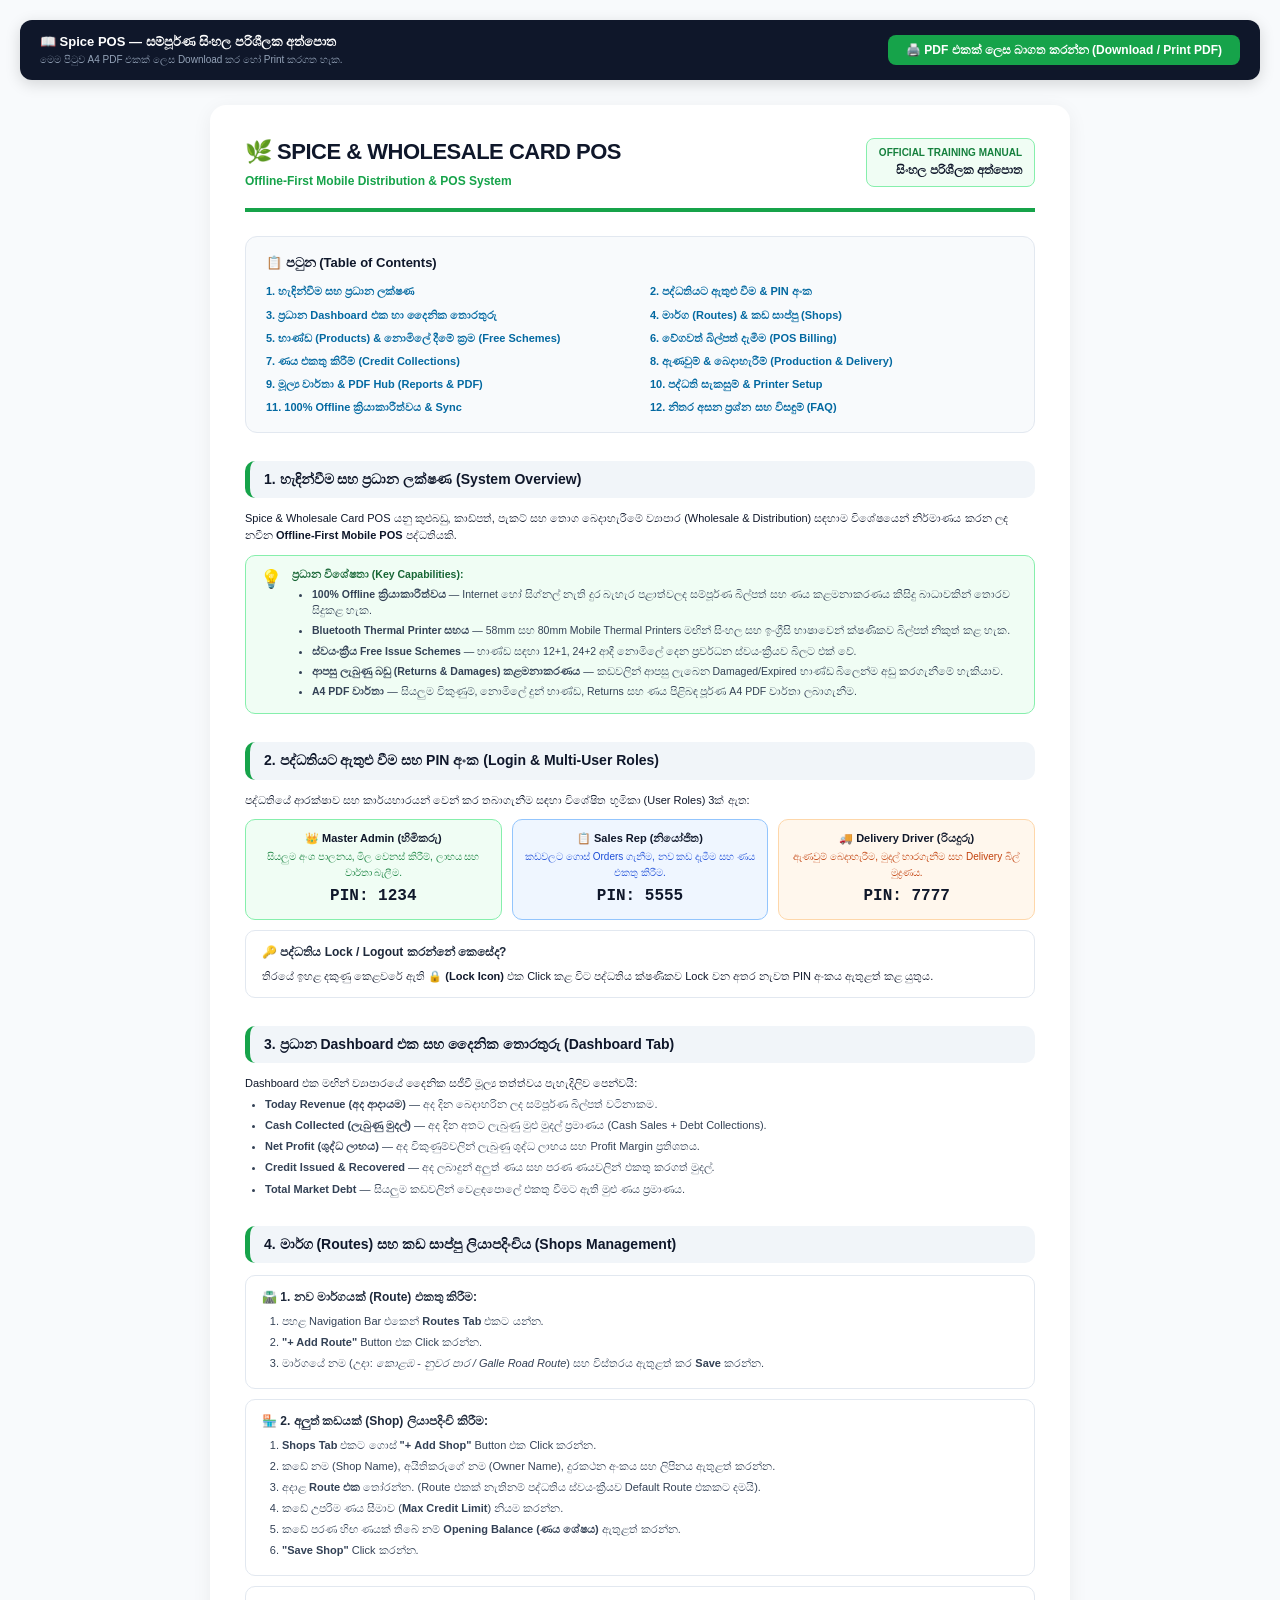
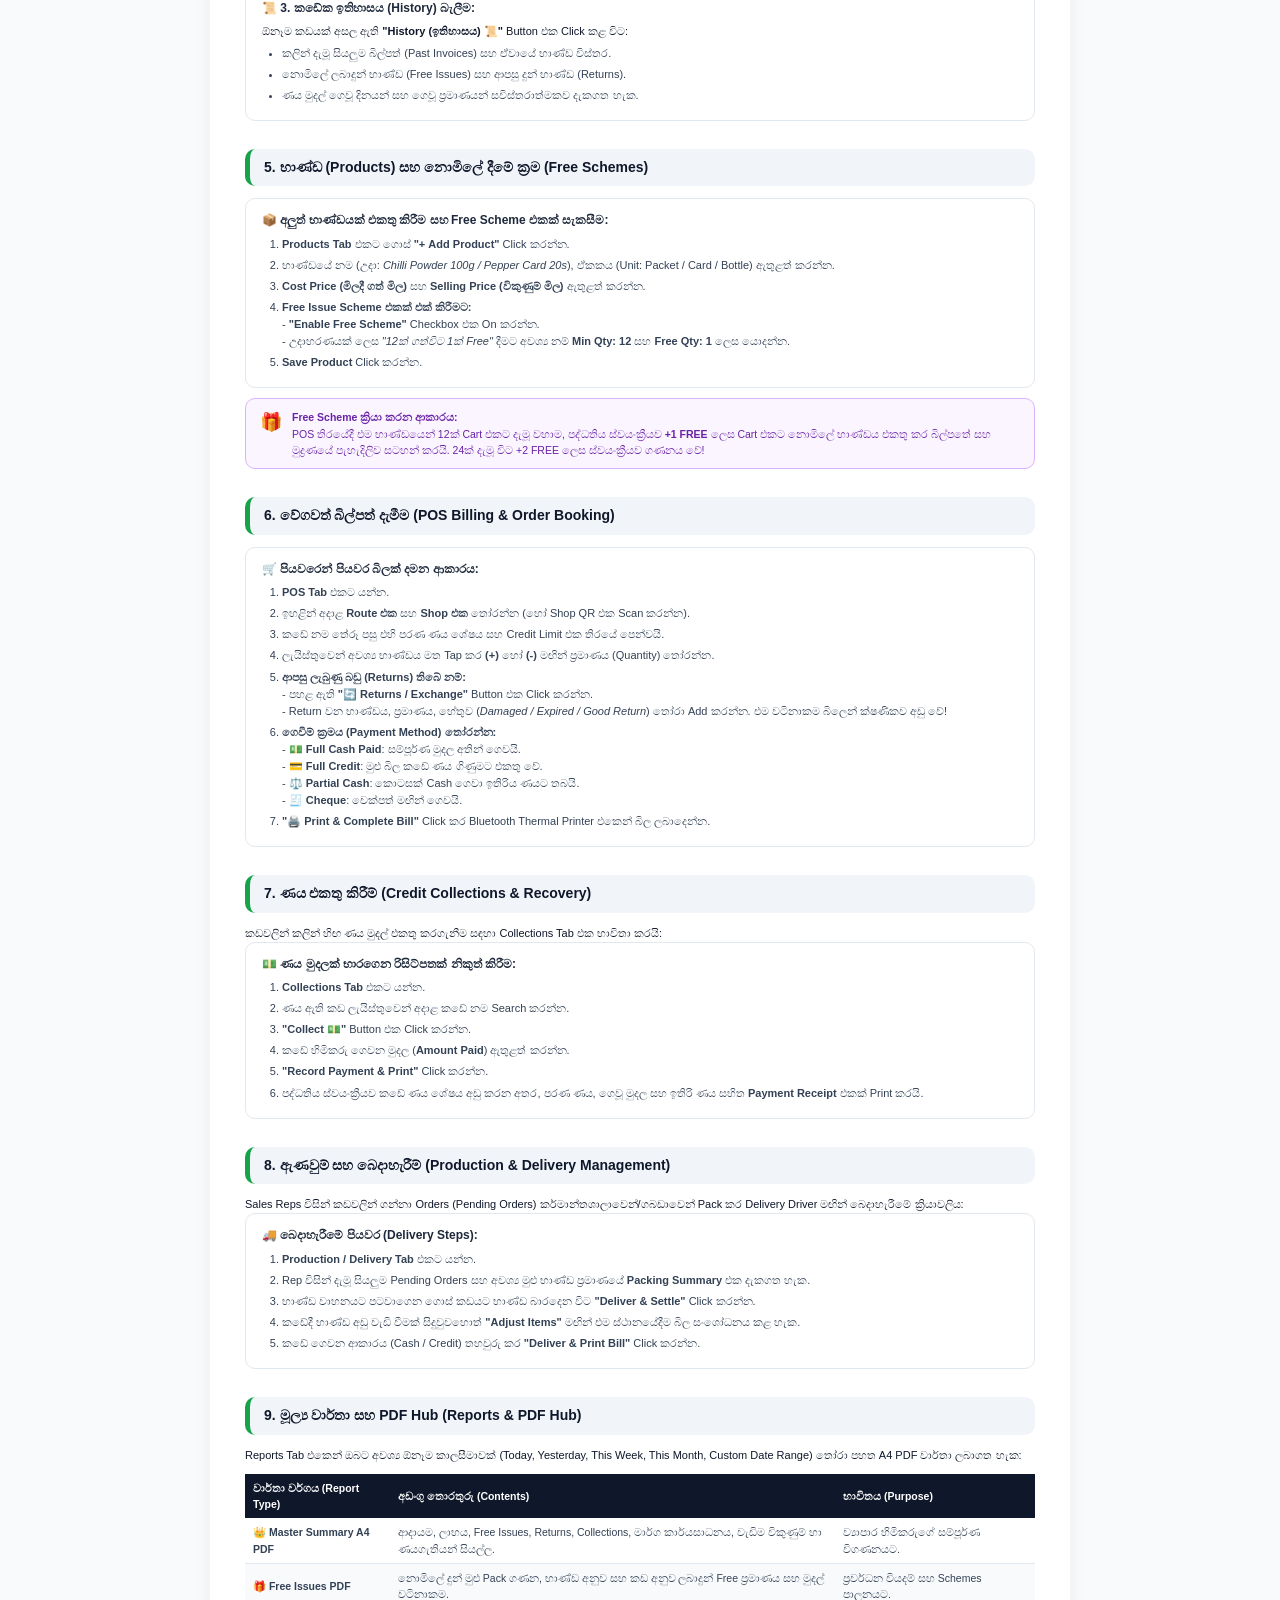
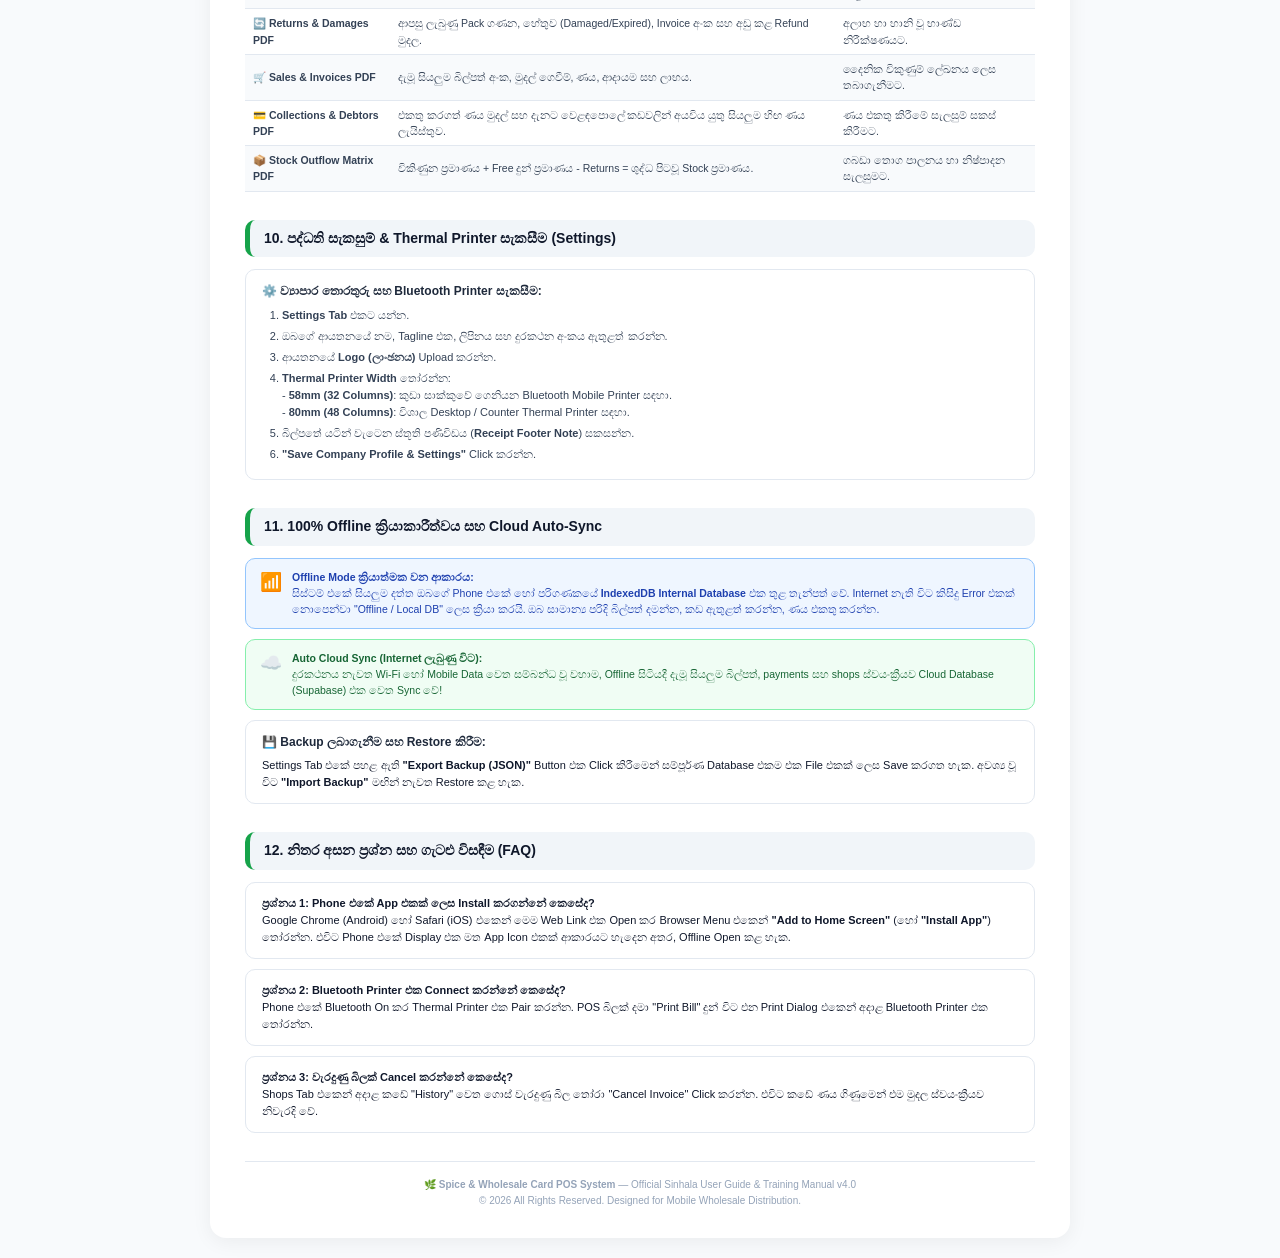
<file: guide.html>
<!DOCTYPE html>
<html lang="si">
<head>
  <meta charset="UTF-8" />
  <meta name="viewport" content="width=device-width, initial-scale=1.0" />
  <title>Spice POS — සම්පූර්ණ සිංහල පරිශීලක අත්පොත (User Manual & Training Guide)</title>
  <style>
    * { box-sizing: border-box; margin: 0; padding: 0; }
    @page {
      size: A4 portrait;
      margin: 15mm 12mm 15mm 12mm;
    }
    body {
      font-family: -apple-system, BlinkMacSystemFont, "Segoe UI", Roboto, "Noto Sans Sinhala", "Iskoola Pota", Arial, sans-serif;
      font-size: 11px;
      line-height: 1.55;
      color: #0f172a;
      background: #f8fafc;
      padding: 20px;
    }
    .container {
      max-width: 860px;
      margin: 0 auto;
      background: #ffffff;
      padding: 30px 35px;
      border-radius: 16px;
      box-shadow: 0 4px 20px rgba(0,0,0,0.06);
    }
    .no-print-bar {
      position: sticky;
      top: 10px;
      z-index: 1000;
      background: #0f172a;
      color: #ffffff;
      padding: 12px 20px;
      border-radius: 12px;
      display: flex;
      align-items: center;
      justify-content: space-between;
      margin-bottom: 25px;
      box-shadow: 0 4px 15px rgba(0,0,0,0.15);
    }
    .print-btn {
      background: #16a34a;
      color: #ffffff;
      border: none;
      padding: 8px 18px;
      font-size: 12px;
      font-weight: 800;
      border-radius: 8px;
      cursor: pointer;
      display: flex;
      align-items: center;
      gap: 6px;
      transition: all 0.2s;
    }
    .print-btn:hover { background: #15803d; transform: scale(1.02); }

    /* Cover / Header */
    .manual-header {
      border-bottom: 4px solid #16a34a;
      padding-bottom: 18px;
      margin-bottom: 24px;
      display: flex;
      align-items: center;
      justify-content: space-between;
    }
    .brand-title h1 {
      font-size: 22px;
      font-weight: 900;
      color: #0f172a;
      letter-spacing: -0.5px;
    }
    .brand-title p {
      font-size: 12px;
      color: #16a34a;
      font-weight: 700;
      margin-top: 3px;
    }
    .manual-badge {
      background: #f0fdf4;
      border: 1px solid #86efac;
      padding: 6px 12px;
      border-radius: 8px;
      text-align: right;
    }
    .manual-badge span {
      font-size: 10px;
      font-weight: 800;
      color: #15803d;
      text-transform: uppercase;
      display: block;
    }
    .manual-badge strong {
      font-size: 12px;
      color: #0f172a;
    }

    /* Table of Contents */
    .toc-box {
      background: #f8fafc;
      border: 1px solid #e2e8f0;
      border-radius: 12px;
      padding: 16px 20px;
      margin-bottom: 28px;
    }
    .toc-title {
      font-size: 13px;
      font-weight: 800;
      color: #0f172a;
      margin-bottom: 10px;
      display: flex;
      align-items: center;
      gap: 6px;
    }
    .toc-grid {
      display: grid;
      grid-template-columns: 1fr 1fr;
      gap: 6px 20px;
      font-size: 11px;
    }
    .toc-grid a {
      color: #0369a1;
      text-decoration: none;
      font-weight: 600;
    }
    .toc-grid a:hover { text-decoration: underline; color: #0284c7; }

    /* Sections */
    .section-block {
      margin-bottom: 28px;
      page-break-inside: avoid;
    }
    .section-head {
      display: flex;
      align-items: center;
      gap: 10px;
      background: #f1f5f9;
      padding: 8px 14px;
      border-radius: 10px;
      border-left: 5px solid #16a34a;
      margin-bottom: 12px;
    }
    .section-head h2 {
      font-size: 14px;
      font-weight: 800;
      color: #0f172a;
    }
    .step-card {
      background: #ffffff;
      border: 1px solid #e2e8f0;
      border-radius: 10px;
      padding: 12px 16px;
      margin-bottom: 10px;
    }
    .step-title {
      font-size: 12px;
      font-weight: 800;
      color: #1e293b;
      margin-bottom: 6px;
      display: flex;
      align-items: center;
      gap: 6px;
    }
    ul, ol {
      padding-left: 20px;
      margin-top: 4px;
      margin-bottom: 4px;
    }
    li {
      margin-bottom: 4px;
      color: #334155;
    }

    /* Badges & Alerts */
    .alert-box {
      border-radius: 10px;
      padding: 10px 14px;
      margin: 10px 0;
      font-size: 10.5px;
      display: flex;
      gap: 10px;
      align-items: flex-start;
    }
    .alert-green { background: #f0fdf4; border: 1px solid #86efac; color: #166534; }
    .alert-blue  { background: #eff6ff; border: 1px solid #93c5fd; color: #1e40af; }
    .alert-amber { background: #fffbeb; border: 1px solid #fcd34d; color: #92400e; }
    .alert-purple { background: #faf5ff; border: 1px solid #d8b4fe; color: #6b21a8; }

    .role-grid {
      display: grid;
      grid-template-columns: repeat(3, 1fr);
      gap: 10px;
      margin: 10px 0;
    }
    .role-card {
      border-radius: 10px;
      padding: 10px 12px;
      border: 1px solid #e2e8f0;
      background: #f8fafc;
      text-align: center;
    }
    .role-card.admin { border-color: #86efac; background: #f0fdf4; }
    .role-card.rep   { border-color: #93c5fd; background: #eff6ff; }
    .role-card.driver { border-color: #fed7aa; background: #fff7ed; }
    .role-pin {
      font-family: monospace;
      font-size: 16px;
      font-weight: 900;
      display: block;
      margin-top: 4px;
      color: #0f172a;
    }

    table {
      width: 100%;
      border-collapse: collapse;
      font-size: 10.5px;
      margin: 10px 0;
    }
    thead th {
      background: #0f172a;
      color: #ffffff;
      padding: 6px 8px;
      text-align: left;
      font-weight: 700;
    }
    tbody td {
      padding: 6px 8px;
      border-bottom: 1px solid #e2e8f0;
      color: #334155;
    }
    tbody tr:nth-child(even) { background: #f8fafc; }

    .page-break {
      page-break-before: always;
    }

    @media print {
      body { background: #ffffff; padding: 0; }
      .container { max-width: 100%; box-shadow: none; padding: 0; }
      .no-print-bar { display: none !important; }
      .page-break { page-break-before: always; }
      -webkit-print-color-adjust: exact;
      print-color-adjust: exact;
    }
  </style>
</head>
<body>

  <!-- Top Floating Action Bar (Hidden during print) -->
  <div class="no-print-bar">
    <div>
      <span style="font-size: 13px; font-weight: 800;">📖 Spice POS — සම්පූර්ණ සිංහල පරිශීලක අත්පොත</span>
      <p style="font-size: 10px; color: #94a3b8;">මෙම පිටුව A4 PDF එකක් ලෙස Download කර හෝ Print කරගත හැක.</p>
    </div>
    <button onclick="window.print()" class="print-btn">
      🖨️ PDF එකක් ලෙස බාගත කරන්න (Download / Print PDF)
    </button>
  </div>

  <div class="container">

    <!-- ═══ HEADER / COVER ══════════════════════════════════════════════════ -->
    <div class="manual-header">
      <div class="brand-title">
        <h1>🌿 SPICE & WHOLESALE CARD POS</h1>
        <p>Offline-First Mobile Distribution & POS System</p>
      </div>
      <div class="manual-badge">
        <span>Official Training Manual</span>
        <strong>සිංහල පරිශීලක අත්පොත</strong>
      </div>
    </div>

    <!-- ═══ TABLE OF CONTENTS ══════════════════════════════════════════════ -->
    <div class="toc-box">
      <div class="toc-title">📋 පටුන (Table of Contents)</div>
      <div class="toc-grid">
        <a href="#sec-intro">1. හැඳින්වීම සහ ප්‍රධාන ලක්ෂණ</a>
        <a href="#sec-login">2. පද්ධතියට ඇතුළු වීම & PIN අංක</a>
        <a href="#sec-dashboard">3. ප්‍රධාන Dashboard එක හා දෛනික තොරතුරු</a>
        <a href="#sec-routes-shops">4. මාර්ග (Routes) & කඩ සාප්පු (Shops)</a>
        <a href="#sec-products">5. භාණ්ඩ (Products) & නොමිලේ දීමේ ක්‍රම (Free Schemes)</a>
        <a href="#sec-pos">6. වේගවත් බිල්පත් දැමීම (POS Billing)</a>
        <a href="#sec-collections">7. ණය එකතු කිරීම් (Credit Collections)</a>
        <a href="#sec-delivery">8. ඇණවුම් & බෙදාහැරීම් (Production & Delivery)</a>
        <a href="#sec-reports">9. මූල්‍ය වාර්තා & PDF Hub (Reports & PDF)</a>
        <a href="#sec-settings">10. පද්ධති සැකසුම් & Printer Setup</a>
        <a href="#sec-offline">11. 100% Offline ක්‍රියාකාරීත්වය & Sync</a>
        <a href="#sec-faq">12. නිතර අසන ප්‍රශ්න සහ විසඳුම් (FAQ)</a>
      </div>
    </div>

    <!-- ═══ 1. INTRODUCTION ════════════════════════════════════════════════ -->
    <div class="section-block" id="sec-intro">
      <div class="section-head">
        <h2>1. හැඳින්වීම සහ ප්‍රධාන ලක්ෂණ (System Overview)</h2>
      </div>
      <p>Spice & Wholesale Card POS යනු කුළුබඩු, කාඩ්පත්, පැකට් සහ තොග බෙදාහැරීමේ ව්‍යාපාර (Wholesale & Distribution) සඳහාම විශේෂයෙන් නිර්මාණය කරන ලද නවීන <strong>Offline-First Mobile POS</strong> පද්ධතියකි.</p>
      
      <div class="alert-box alert-green">
        <span style="font-size: 18px;">💡</span>
        <div>
          <strong>ප්‍රධාන විශේෂතා (Key Capabilities):</strong>
          <ul style="margin-top: 4px;">
            <li><strong>100% Offline ක්‍රියාකාරීත්වය</strong> — Internet හෝ සිග්නල් නැති දුර බැහැර පළාත්වලද සම්පූර්ණ බිල්පත් සහ ණය කළමනාකරණය කිසිදු බාධාවකින් තොරව සිදුකළ හැක.</li>
            <li><strong>Bluetooth Thermal Printer සහය</strong> — 58mm සහ 80mm Mobile Thermal Printers මඟින් සිංහල සහ ඉංග්‍රීසි භාෂාවෙන් ක්ෂණිකව බිල්පත් නිකුත් කළ හැක.</li>
            <li><strong>ස්වයංක්‍රීය Free Issue Schemes</strong> — භාණ්ඩ සඳහා 12+1, 24+2 ආදී නොමිලේ දෙන ප්‍රවර්ධන ස්වයංක්‍රීයව බිලට එක් වේ.</li>
            <li><strong>ආපසු ලැබුණු බඩු (Returns & Damages) කළමනාකරණය</strong> — කඩවලින් ආපසු ලැබෙන Damaged/Expired භාණ්ඩ බිලෙන්ම අඩු කරගැනීමේ හැකියාව.</li>
            <li><strong>A4 PDF වාර්තා</strong> — සියලුම විකුණුම්, නොමිලේ දුන් භාණ්ඩ, Returns සහ ණය පිළිබඳ පූර්ණ A4 PDF වාර්තා ලබාගැනීම.</li>
          </ul>
        </div>
      </div>
    </div>

    <!-- ═══ 2. LOGIN & USER ROLES ═══════════════════════════════════════════ -->
    <div class="section-block" id="sec-login">
      <div class="section-head">
        <h2>2. පද්ධතියට ඇතුළු වීම සහ PIN අංක (Login & Multi-User Roles)</h2>
      </div>
      <p>පද්ධතියේ ආරක්ෂාව සහ කාර්යභාරයන් වෙන් කර තබාගැනීම සඳහා විශේෂිත භූමිකා (User Roles) 3ක් ඇත:</p>

      <div class="role-grid">
        <div class="role-card admin">
          <strong>👑 Master Admin (හිමිකරු)</strong>
          <p style="font-size:10px; color:#15803d; margin-top:2px;">සියලුම අංශ පාලනය, මිල වෙනස් කිරීම්, ලාභය සහ වාර්තා බැලීම.</p>
          <span class="role-pin">PIN: 1234</span>
        </div>
        <div class="role-card rep">
          <strong>📋 Sales Rep (නියෝජිත)</strong>
          <p style="font-size:10px; color:#1d4ed8; margin-top:2px;">කඩවලට ගොස් Orders ගැනීම, නව කඩ දැමීම සහ ණය එකතු කිරීම.</p>
          <span class="role-pin">PIN: 5555</span>
        </div>
        <div class="role-card driver">
          <strong>🚚 Delivery Driver (රියදුරු)</strong>
          <p style="font-size:10px; color:#c2410c; margin-top:2px;">ඇණවුම් බෙදාහැරීම, මුදල් භාරගැනීම සහ Delivery බිල් මුද්‍රණය.</p>
          <span class="role-pin">PIN: 7777</span>
        </div>
      </div>

      <div class="step-card">
        <div class="step-title">🔑 පද්ධතිය Lock / Logout කරන්නේ කෙසේද?</div>
        <p>තිරයේ ඉහළ දකුණු කෙළවරේ ඇති <strong>🔒 (Lock Icon)</strong> එක Click කළ විට පද්ධතිය ක්ෂණිකව Lock වන අතර නැවත PIN අංකය ඇතුළත් කළ යුතුය.</p>
      </div>
    </div>

    <!-- ═══ 3. DASHBOARD ════════════════════════════════════════════════════ -->
    <div class="section-block" id="sec-dashboard">
      <div class="section-head">
        <h2>3. ප්‍රධාන Dashboard එක සහ දෛනික තොරතුරු (Dashboard Tab)</h2>
      </div>
      <p>Dashboard එක මඟින් ව්‍යාපාරයේ දෛනික සජීවී මූල්‍ය තත්ත්වය පැහැදිලිව පෙන්වයි:</p>
      <ul>
        <li><strong>Today Revenue (අද ආදායම)</strong> — අද දින බෙදාහරින ලද සම්පූර්ණ බිල්පත් වටිනාකම.</li>
        <li><strong>Cash Collected (ලැබුණු මුදල්)</strong> — අද දින අතට ලැබුණු මුළු මුදල් ප්‍රමාණය (Cash Sales + Debt Collections).</li>
        <li><strong>Net Profit (ශුද්ධ ලාභය)</strong> — අද විකුණුම්වලින් ලැබුණු ශුද්ධ ලාභය සහ Profit Margin ප්‍රතිශතය.</li>
        <li><strong>Credit Issued & Recovered</strong> — අද ලබාදුන් අලුත් ණය සහ පරණ ණයවලින් එකතු කරගත් මුදල්.</li>
        <li><strong>Total Market Debt</strong> — සියලුම කඩවලින් වෙළඳපොලේ එකතු වීමට ඇති මුළු ණය ප්‍රමාණය.</li>
      </ul>
    </div>

    <div class="page-break"></div>

    <!-- ═══ 4. ROUTES & SHOPS ═══════════════════════════════════════════════ -->
    <div class="section-block" id="sec-routes-shops">
      <div class="section-head">
        <h2>4. මාර්ග (Routes) සහ කඩ සාප්පු ලියාපදිංචිය (Shops Management)</h2>
      </div>

      <div class="step-card">
        <div class="step-title">🛣️ 1. නව මාර්ගයක් (Route) එකතු කිරීම:</div>
        <ol>
          <li>පහළ Navigation Bar එකෙන් <strong>Routes Tab</strong> එකට යන්න.</li>
          <li><strong>"+ Add Route"</strong> Button එක Click කරන්න.</li>
          <li>මාර්ගයේ නම (උදා: <em>කොළඹ - නුවර පාර / Galle Road Route</em>) සහ විස්තරය ඇතුළත් කර <strong>Save</strong> කරන්න.</li>
        </ol>
      </div>

      <div class="step-card">
        <div class="step-title">🏪 2. අලුත් කඩයක් (Shop) ලියාපදිංචි කිරීම:</div>
        <ol>
          <li><strong>Shops Tab</strong> එකට ගොස් <strong>"+ Add Shop"</strong> Button එක Click කරන්න.</li>
          <li>කඩේ නම (Shop Name), අයිතිකරුගේ නම (Owner Name), දුරකථන අංකය සහ ලිපිනය ඇතුළත් කරන්න.</li>
          <li>අදාළ <strong>Route එක</strong> තෝරන්න. (Route එකක් නැතිනම් පද්ධතිය ස්වයංක්‍රීයව Default Route එකකට දමයි).</li>
          <li>කඩේ උපරිම ණය සීමාව (<strong>Max Credit Limit</strong>) නියම කරන්න.</li>
          <li>කඩේ පරණ හිඟ ණයක් තිබේ නම් <strong>Opening Balance (ණය ශේෂය)</strong> ඇතුළත් කරන්න.</li>
          <li><strong>"Save Shop"</strong> Click කරන්න.</li>
        </ol>
      </div>

      <div class="step-card">
        <div class="step-title">📜 3. කඩේක ඉතිහාසය (History) බැලීම:</div>
        <p>ඕනෑම කඩයක් අසල ඇති <strong>"History (ඉතිහාසය) 📜"</strong> Button එක Click කළ විට:</p>
        <ul>
          <li>කලින් දැමූ සියලුම බිල්පත් (Past Invoices) සහ ඒවායේ භාණ්ඩ විස්තර.</li>
          <li>නොමිලේ ලබාදුන් භාණ්ඩ (Free Issues) සහ ආපසු දුන් භාණ්ඩ (Returns).</li>
          <li>ණය මුදල් ගෙවූ දිනයන් සහ ගෙවූ ප්‍රමාණයන් සවිස්තරාත්මකව දැකගත හැක.</li>
        </ul>
      </div>
    </div>

    <!-- ═══ 5. PRODUCTS & FREE SCHEMES ══════════════════════════════════════ -->
    <div class="section-block" id="sec-products">
      <div class="section-head">
        <h2>5. භාණ්ඩ (Products) සහ නොමිලේ දීමේ ක්‍රම (Free Schemes)</h2>
      </div>

      <div class="step-card">
        <div class="step-title">📦 අලුත් භාණ්ඩයක් එකතු කිරීම සහ Free Scheme එකක් සැකසීම:</div>
        <ol>
          <li><strong>Products Tab</strong> එකට ගොස් <strong>"+ Add Product"</strong> Click කරන්න.</li>
          <li>භාණ්ඩයේ නම (උදා: <em>Chilli Powder 100g / Pepper Card 20s</em>), ඒකකය (Unit: Packet / Card / Bottle) ඇතුළත් කරන්න.</li>
          <li><strong>Cost Price (මිලදී ගත් මිල)</strong> සහ <strong>Selling Price (විකුණුම් මිල)</strong> ඇතුළත් කරන්න.</li>
          <li><strong>Free Issue Scheme එකක් එක් කිරීමට:</strong>
            <br/>- <strong>"Enable Free Scheme"</strong> Checkbox එක On කරන්න.
            <br/>- උදාහරණයක් ලෙස <em>"12ක් ගත්විට 1ක් Free"</em> දීමට අවශ්‍ය නම් <strong>Min Qty: 12</strong> සහ <strong>Free Qty: 1</strong> ලෙස යොදන්න.
          </li>
          <li><strong>Save Product</strong> Click කරන්න.</li>
        </ol>
      </div>

      <div class="alert-box alert-purple">
        <span style="font-size: 18px;">🎁</span>
        <div>
          <strong>Free Scheme ක්‍රියා කරන ආකාරය:</strong>
          <p>POS තිරයේදී එම භාණ්ඩයෙන් 12ක් Cart එකට දැමූ වහාම, පද්ධතිය ස්වයංක්‍රීයව <strong>+1 FREE</strong> ලෙස Cart එකට නොමිලේ භාණ්ඩය එකතු කර බිල්පතේ සහ මුද්‍රණයේ පැහැදිලිව සටහන් කරයි. 24ක් දැමූ විට +2 FREE ලෙස ස්වයංක්‍රීයව ගණනය වේ!</p>
        </div>
      </div>
    </div>

    <!-- ═══ 6. POS BILLING ══════════════════════════════════════════════════ -->
    <div class="section-block" id="sec-pos">
      <div class="section-head">
        <h2>6. වේගවත් බිල්පත් දැමීම (POS Billing & Order Booking)</h2>
      </div>

      <div class="step-card">
        <div class="step-title">🛒 පියවරෙන් පියවර බිලක් දමන ආකාරය:</div>
        <ol>
          <li><strong>POS Tab</strong> එකට යන්න.</li>
          <li>ඉහළින් අදාළ <strong>Route එක</strong> සහ <strong>Shop එක</strong> තෝරන්න (හෝ Shop QR එක Scan කරන්න).</li>
          <li>කඩේ නම තේරූ පසු එහි පරණ ණය ශේෂය සහ Credit Limit එක තිරයේ පෙන්වයි.</li>
          <li>ලැයිස්තුවෙන් අවශ්‍ය භාණ්ඩය මත Tap කර <strong>(+)</strong> හෝ <strong>(-)</strong> මඟින් ප්‍රමාණය (Quantity) තෝරන්න.</li>
          <li><strong>ආපසු ලැබුණු බඩු (Returns) තිබේ නම්:</strong>
            <br/>- පහළ ඇති <strong>"🔄 Returns / Exchange"</strong> Button එක Click කරන්න.
            <br/>- Return වන භාණ්ඩය, ප්‍රමාණය, හේතුව (<em>Damaged / Expired / Good Return</em>) තෝරා Add කරන්න. එම වටිනාකම බිලෙන් ක්ෂණිකව අඩු වේ!
          </li>
          <li><strong>ගෙවීම් ක්‍රමය (Payment Method) තෝරන්න:</strong>
            <br/>- 💵 <strong>Full Cash Paid</strong>: සම්පූර්ණ මුදල අතින් ගෙවයි.
            <br/>- 💳 <strong>Full Credit</strong>: මුළු බිල කඩේ ණය ගිණුමට එකතු වේ.
            <br/>- ⚖️ <strong>Partial Cash</strong>: කොටසක් Cash ගෙවා ඉතිරිය ණයට තබයි.
            <br/>- 🧾 <strong>Cheque</strong>: චෙක්පත් මඟින් ගෙවයි.
          </li>
          <li><strong>"🖨️ Print & Complete Bill"</strong> Click කර Bluetooth Thermal Printer එකෙන් බිල ලබාදෙන්න.</li>
        </ol>
      </div>
    </div>

    <div class="page-break"></div>

    <!-- ═══ 7. COLLECTIONS ══════════════════════════════════════════════════ -->
    <div class="section-block" id="sec-collections">
      <div class="section-head">
        <h2>7. ණය එකතු කිරීම් (Credit Collections & Recovery)</h2>
      </div>
      <p>කඩවලින් කලින් හිඟ ණය මුදල් එකතු කරගැනීම සඳහා Collections Tab එක භාවිතා කරයි:</p>

      <div class="step-card">
        <div class="step-title">💵 ණය මුදලක් භාරගෙන රිසිට්පතක් නිකුත් කිරීම:</div>
        <ol>
          <li><strong>Collections Tab</strong> එකට යන්න.</li>
          <li>ණය ඇති කඩ ලැයිස්තුවෙන් අදාළ කඩේ නම Search කරන්න.</li>
          <li><strong>"Collect 💵"</strong> Button එක Click කරන්න.</li>
          <li>කඩේ හිමිකරු ගෙවන මුදල (<strong>Amount Paid</strong>) ඇතුළත් කරන්න.</li>
          <li><strong>"Record Payment & Print"</strong> Click කරන්න.</li>
          <li>පද්ධතිය ස්වයංක්‍රීයව කඩේ ණය ශේෂය අඩු කරන අතර, පරණ ණය, ගෙවූ මුදල සහ ඉතිරි ණය සහිත <strong>Payment Receipt</strong> එකක් Print කරයි.</li>
        </ol>
      </div>
    </div>

    <!-- ═══ 8. PRODUCTION & DELIVERY ════════════════════════════════════════ -->
    <div class="section-block" id="sec-delivery">
      <div class="section-head">
        <h2>8. ඇණවුම් සහ බෙදාහැරීම් (Production & Delivery Management)</h2>
      </div>
      <p>Sales Reps විසින් කඩවලින් ගන්නා Orders (Pending Orders) කර්මාන්තශාලාවෙන්/ගබඩාවෙන් Pack කර Delivery Driver මඟින් බෙදාහැරීමේ ක්‍රියාවලිය:</p>

      <div class="step-card">
        <div class="step-title">🚚 බෙදාහැරීමේ පියවර (Delivery Steps):</div>
        <ol>
          <li><strong>Production / Delivery Tab</strong> එකට යන්න.</li>
          <li>Rep විසින් දැමූ සියලුම Pending Orders සහ අවශ්‍ය මුළු භාණ්ඩ ප්‍රමාණයේ <strong>Packing Summary</strong> එක දැකගත හැක.</li>
          <li>භාණ්ඩ වාහනයට පටවාගෙන ගොස් කඩයට භාණ්ඩ බාරදෙන විට <strong>"Deliver & Settle"</strong> Click කරන්න.</li>
          <li>කඩේදී භාණ්ඩ අඩු වැඩි වීමක් සිදුවුවහොත් <strong>"Adjust Items"</strong> මඟින් එම ස්ථානයේදීම බිල සංශෝධනය කළ හැක.</li>
          <li>කඩේ ගෙවන ආකාරය (Cash / Credit) තහවුරු කර <strong>"Deliver & Print Bill"</strong> Click කරන්න.</li>
        </ol>
      </div>
    </div>

    <!-- ═══ 9. REPORTS & PDF HUB ════════════════════════════════════════════ -->
    <div class="section-block" id="sec-reports">
      <div class="section-head">
        <h2>9. මූල්‍ය වාර්තා සහ PDF Hub (Reports & PDF Hub)</h2>
      </div>
      <p>Reports Tab එකෙන් ඔබට අවශ්‍ය ඕනෑම කාලසීමාවක් (Today, Yesterday, This Week, This Month, Custom Date Range) තෝරා පහත A4 PDF වාර්තා ලබාගත හැක:</p>

      <table>
        <thead>
          <tr>
            <th>වාර්තා වර්ගය (Report Type)</th>
            <th>අඩංගු තොරතුරු (Contents)</th>
            <th>භාවිතය (Purpose)</th>
          </tr>
        </thead>
        <tbody>
          <tr>
            <td><strong>👑 Master Summary A4 PDF</strong></td>
            <td>ආදායම, ලාභය, Free Issues, Returns, Collections, මාර්ග කාර්යසාධනය, වැඩිම විකුණුම් හා ණයගැතියන් සියල්ල.</td>
            <td>ව්‍යාපාර හිමිකරුගේ සම්පූර්ණ විගණනයට.</td>
          </tr>
          <tr>
            <td><strong>🎁 Free Issues PDF</strong></td>
            <td>නොමිලේ දුන් මුළු Pack ගණන, භාණ්ඩ අනුව සහ කඩ අනුව ලබාදුන් Free ප්‍රමාණය සහ මුදල් වටිනාකම.</td>
            <td>ප්‍රවර්ධන වියදම් සහ Schemes පාලනයට.</td>
          </tr>
          <tr>
            <td><strong>🔄 Returns & Damages PDF</strong></td>
            <td>ආපසු ලැබුණු Pack ගණන, හේතුව (Damaged/Expired), Invoice අංක සහ අඩු කළ Refund මුදල.</td>
            <td>අලාභ හා හානි වූ භාණ්ඩ නිරීක්ෂණයට.</td>
          </tr>
          <tr>
            <td><strong>🛒 Sales & Invoices PDF</strong></td>
            <td>දැමූ සියලුම බිල්පත් අංක, මුදල් ගෙවීම්, ණය, ආදායම සහ ලාභය.</td>
            <td>දෛනික විකුණුම් ලේඛනය ලෙස තබාගැනීමට.</td>
          </tr>
          <tr>
            <td><strong>💳 Collections & Debtors PDF</strong></td>
            <td>එකතු කරගත් ණය මුදල් සහ දැනට වෙළඳපොලේ කඩවලින් අයවිය යුතු සියලුම හිඟ ණය ලැයිස්තුව.</td>
            <td>ණය එකතු කිරීමේ සැලසුම් සකස් කිරීමට.</td>
          </tr>
          <tr>
            <td><strong>📦 Stock Outflow Matrix PDF</strong></td>
            <td>විකිණුන ප්‍රමාණය + Free දුන් ප්‍රමාණය - Returns = ශුද්ධ පිටවූ Stock ප්‍රමාණය.</td>
            <td>ගබඩා තොග පාලනය හා නිෂ්පාදන සැලසුමට.</td>
          </tr>
        </tbody>
      </table>
    </div>

    <!-- ═══ 10. SETTINGS & PRINTER ══════════════════════════════════════════ -->
    <div class="section-block" id="sec-settings">
      <div class="section-head">
        <h2>10. පද්ධති සැකසුම් & Thermal Printer සැකසීම (Settings)</h2>
      </div>

      <div class="step-card">
        <div class="step-title">⚙️ ව්‍යාපාර තොරතුරු සහ Bluetooth Printer සැකසීම:</div>
        <ol>
          <li><strong>Settings Tab</strong> එකට යන්න.</li>
          <li>ඔබගේ ආයතනයේ නම, Tagline එක, ලිපිනය සහ දුරකථන අංකය ඇතුළත් කරන්න.</li>
          <li>ආයතනයේ <strong>Logo (ලාංඡනය)</strong> Upload කරන්න.</li>
          <li><strong>Thermal Printer Width</strong> තෝරන්න:
            <br/>- <strong>58mm (32 Columns)</strong>: කුඩා සාක්කුවේ ගෙනියන Bluetooth Mobile Printer සඳහා.
            <br/>- <strong>80mm (48 Columns)</strong>: විශාල Desktop / Counter Thermal Printer සඳහා.
          </li>
          <li>බිල්පතේ යටින් වැටෙන ස්තූති පණිවිඩය (<strong>Receipt Footer Note</strong>) සකසන්න.</li>
          <li><strong>"Save Company Profile & Settings"</strong> Click කරන්න.</li>
        </ol>
      </div>
    </div>

    <div class="page-break"></div>

    <!-- ═══ 11. OFFLINE & SYNC ══════════════════════════════════════════════ -->
    <div class="section-block" id="sec-offline">
      <div class="section-head">
        <h2>11. 100% Offline ක්‍රියාකාරීත්වය සහ Cloud Auto-Sync</h2>
      </div>

      <div class="alert-box alert-blue">
        <span style="font-size: 18px;">📶</span>
        <div>
          <strong>Offline Mode ක්‍රියාත්මක වන ආකාරය:</strong>
          <p>සිස්ටම් එකේ සියලුම දත්ත ඔබගේ Phone එකේ හෝ පරිගණකයේ <strong>IndexedDB Internal Database</strong> එක තුළ තැන්පත් වේ. Internet නැති විට කිසිදු Error එකක් නොපෙන්වා "Offline / Local DB" ලෙස ක්‍රියා කරයි. ඔබ සාමාන්‍ය පරිදි බිල්පත් දමන්න, කඩ ඇතුළත් කරන්න, ණය එකතු කරන්න.</p>
        </div>
      </div>

      <div class="alert-box alert-green">
        <span style="font-size: 18px;">☁️</span>
        <div>
          <strong>Auto Cloud Sync (Internet ලැබුණු විට):</strong>
          <p>දුරකථනය නැවත Wi-Fi හෝ Mobile Data වෙත සම්බන්ධ වූ වහාම, Offline සිටියදී දැමූ සියලුම බිල්පත්, payments සහ shops ස්වයංක්‍රීයව Cloud Database (Supabase) එක වෙත Sync වේ!</p>
        </div>
      </div>

      <div class="step-card">
        <div class="step-title">💾 Backup ලබාගැනීම සහ Restore කිරීම:</div>
        <p>Settings Tab එකේ පහළ ඇති <strong>"Export Backup (JSON)"</strong> Button එක Click කිරීමෙන් සම්පූර්ණ Database එකම එක File එකක් ලෙස Save කරගත හැක. අවශ්‍ය වූ විට <strong>"Import Backup"</strong> මඟින් නැවත Restore කළ හැක.</p>
      </div>
    </div>

    <!-- ═══ 12. FAQ ═════════════════════════════════════════════════════════ -->
    <div class="section-block" id="sec-faq">
      <div class="section-head">
        <h2>12. නිතර අසන ප්‍රශ්න සහ ගැටළු විසඳීම (FAQ)</h2>
      </div>

      <div class="step-card">
        <strong>ප්‍රශ්නය 1: Phone එකේ App එකක් ලෙස Install කරගන්නේ කෙසේද?</strong>
        <p>Google Chrome (Android) හෝ Safari (iOS) එකෙන් මෙම Web Link එක Open කර Browser Menu එකෙන් <strong>"Add to Home Screen"</strong> (හෝ <strong>"Install App"</strong>) තෝරන්න. එවිට Phone එකේ Display එක මත App Icon එකක් ආකාරයට හැදෙන අතර, Offline Open කළ හැක.</p>
      </div>

      <div class="step-card">
        <strong>ප්‍රශ්නය 2: Bluetooth Printer එක Connect කරන්නේ කෙසේද?</strong>
        <p>Phone එකේ Bluetooth On කර Thermal Printer එක Pair කරන්න. POS බිලක් දමා "Print Bill" දුන් විට එන Print Dialog එකෙන් අදාළ Bluetooth Printer එක තෝරන්න.</p>
      </div>

      <div class="step-card">
        <strong>ප්‍රශ්නය 3: වැරදුණු බිලක් Cancel කරන්නේ කෙසේද?</strong>
        <p>Shops Tab එකෙන් අදාළ කඩේ "History" වෙත ගොස් වැරදුණු බිල තෝරා "Cancel Invoice" Click කරන්න. එවිට කඩේ ණය ගිණුමෙන් එම මුදල ස්වයංක්‍රීයව නිවැරදි වේ.</p>
      </div>
    </div>

    <!-- ═══ FOOTER ══════════════════════════════════════════════════════════ -->
    <div style="text-align: center; border-top: 1px solid #e2e8f0; padding-top: 15px; margin-top: 25px; font-size: 10px; color: #94a3b8;">
      <p>🌿 <strong>Spice & Wholesale Card POS System</strong> — Official Sinhala User Guide & Training Manual v4.0</p>
      <p>© 2026 All Rights Reserved. Designed for Mobile Wholesale Distribution.</p>
    </div>

  </div>

</body>
</html>
</file>
